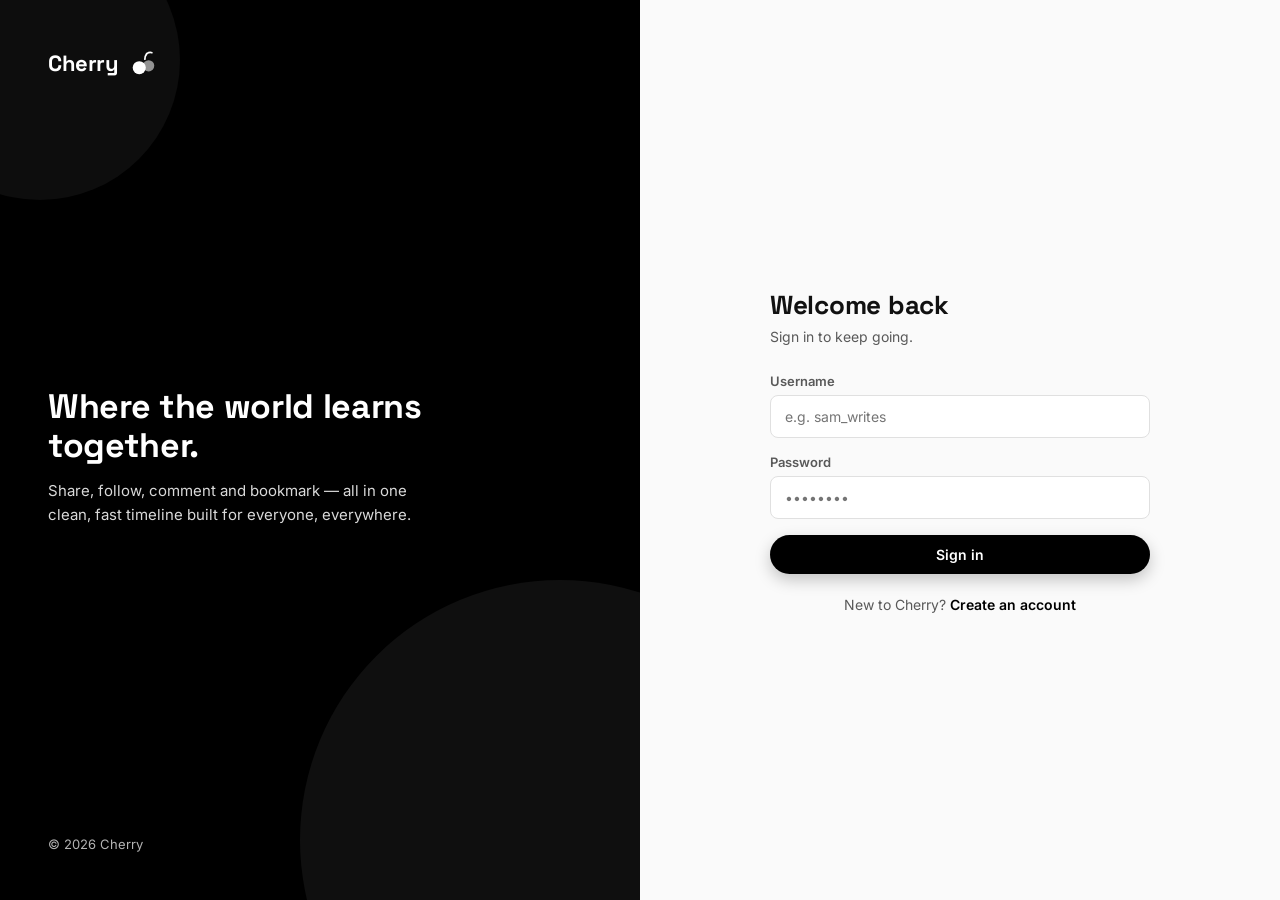
<file: index.html>
<!DOCTYPE html>
<html lang="en">
<head>
<meta charset="UTF-8">
<meta name="viewport" content="width=device-width, initial-scale=1.0">
<title>Sign in · Cherry</title>
<link rel="stylesheet" href="css/style.css">
</head>
<body>

<div class="auth-shell">
  <div class="auth-brand">
    <div class="logo">
      <span class="logo-word">Cherry</span>
      <svg viewBox="0 0 32 32" fill="none" xmlns="http://www.w3.org/2000/svg">
        <path d="M20 6c-1.5 2-2 4-2 6" stroke="white" stroke-width="1.8" stroke-linecap="round"/>
        <path d="M20 6c2-1.3 4-1.6 5.5-1" stroke="white" stroke-width="1.8" stroke-linecap="round"/>
        <circle cx="12" cy="21" r="7" fill="white"/>
        <circle cx="22" cy="19" r="6" fill="rgba(255,255,255,0.55)"/>
      </svg>
    </div>
    <div class="auth-brand-copy">
      <h1>Where the world learns together.</h1>
      <p>Share, follow, comment and bookmark — all in one clean, fast timeline built for everyone, everywhere.</p>
    </div>
    <div class="auth-brand-foot">© 2026 Cherry</div>
  </div>

  <div class="auth-form-wrap">
    <form class="auth-form" id="login-form" novalidate>
      <h2>Welcome back</h2>
      <span class="sub">Sign in to keep going.</span>

      <div class="field" id="f-username">
        <label for="username">Username</label>
        <input type="text" id="username" autocomplete="username" placeholder="e.g. sam_writes" required>
        <div class="field-error">Enter your username.</div>
      </div>

      <div class="field" id="f-password">
        <label for="password">Password</label>
        <input type="password" id="password" autocomplete="current-password" placeholder="••••••••" required>
        <div class="field-error">Enter your password.</div>
      </div>

      <button class="btn btn-primary btn-block" type="submit" id="login-btn">Sign in</button>

      <div class="auth-switch">New to Cherry? <a href="signup.html">Create an account</a></div>
    </form>
  </div>
</div>

<script src="js/api.js"></script>
<script src="js/ui.js"></script>
<script src="js/auth.js"></script>
<script>
  redirectIfAuthed();

  const params = new URLSearchParams(location.search);
  if (params.get('expired')) toastError('Your session expired. Please sign in again.');
  if (params.get('signedup')) toastSuccess('Account created — sign in to continue.');

  const form = document.getElementById('login-form');
  form.addEventListener('submit', async (e) => {
    e.preventDefault();
    const username = document.getElementById('username').value.trim();
    const password = document.getElementById('password').value;

    let ok = true;
    document.getElementById('f-username').classList.toggle('has-error', !username); if(!username) ok=false;
    document.getElementById('f-password').classList.toggle('has-error', !password); if(!password) ok=false;
    if (!ok) return;

    const btn = document.getElementById('login-btn');
    btn.disabled = true; btn.textContent = 'Signing in…';
    try{
      await doLogin(username, password);
      toastSuccess('Welcome back!');
      location.href = 'home.html';
    }catch(err){
      toastError(err.message || 'Could not sign in.');
      btn.disabled = false; btn.textContent = 'Sign in';
    }
  });
</script>
</body>
</html>
</file>
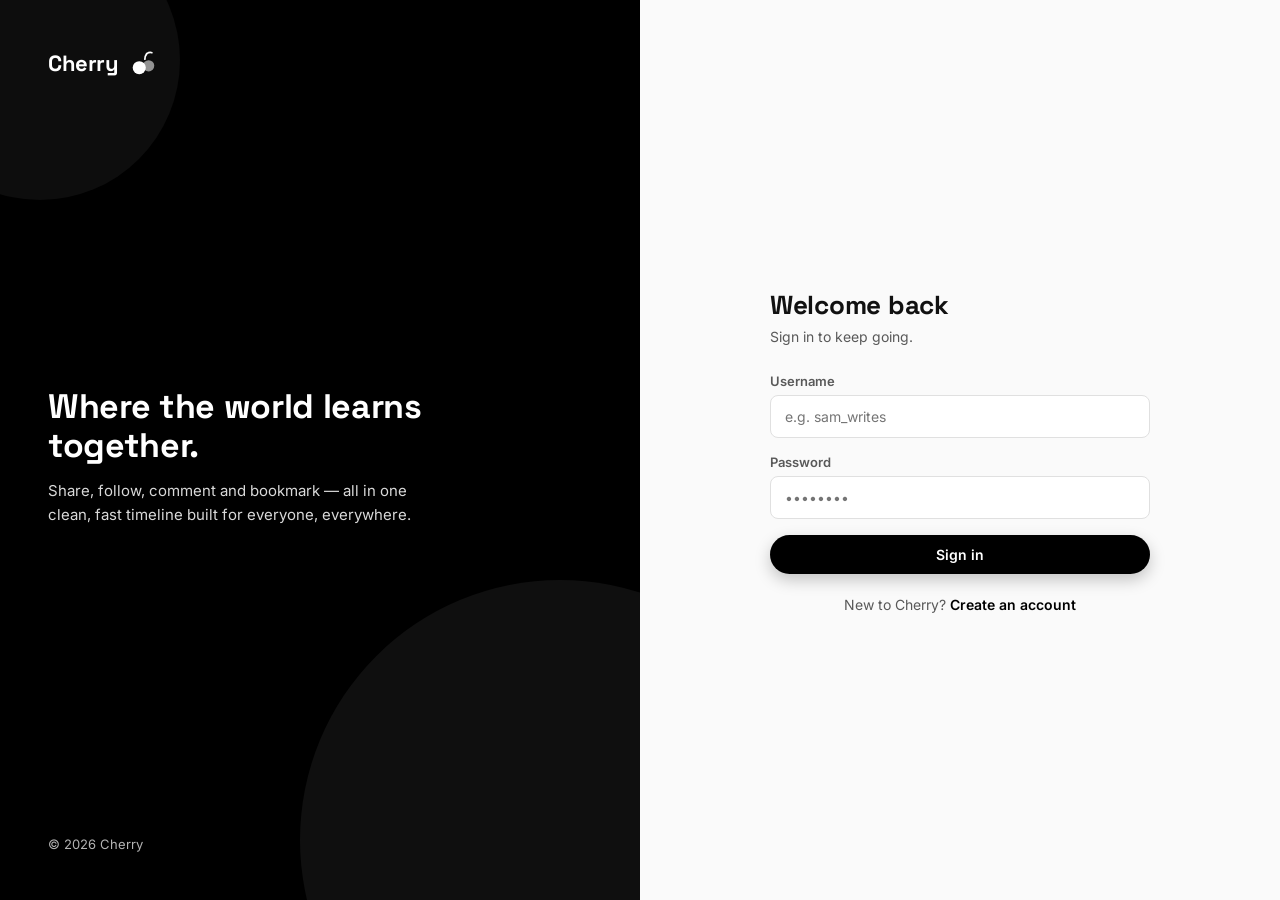
<file: admin.html>
<!DOCTYPE html>
<html lang="en">
<head>
<meta charset="UTF-8">
<meta name="viewport" content="width=device-width, initial-scale=1.0">
<title>Admin · Cherry</title>
<link rel="stylesheet" href="css/style.css">
</head>
<body data-page="admin">

<div class="app-shell">
  <div class="sidebar-overlay" id="sidebar-overlay"></div>
  <aside class="sidebar" id="sidebar"></aside>

  <div style="flex:1;display:flex;flex-direction:column;min-width:0;">
    <div class="topbar" id="topbar-root"></div>

    <main class="main main-wide">
      <div class="main-inner">
        <div class="page-head">
          <div>
            <h1>Admin</h1>
            <span class="sub">Manage users, insights and comments</span>
          </div>
          <span class="badge badge-blue">Admin tools</span>
        </div>

        <div class="card card-pad mt-2">
          <h3 style="font-size:15px;margin-bottom:4px;">Remove content by ID</h3>
          <p class="text-sm text-muted">The admin API removes a specific insight or comment directly by its ID.</p>
          <div style="display:flex; gap:24px; margin-top:16px; flex-wrap:wrap;">
            <form id="delete-post-form" style="display:flex; gap:8px;">
              <input type="text" id="delete-post-id" placeholder="Insight ID" style="width:140px;padding:10px 12px;border:1.5px solid var(--border);border-radius:var(--radius-sm);">
              <button class="btn btn-danger btn-sm" type="submit">Delete insight</button>
            </form>
            <form id="delete-comment-form" style="display:flex; gap:8px;">
              <input type="text" id="delete-comment-id" placeholder="Comment ID" style="width:140px;padding:10px 12px;border:1.5px solid var(--border);border-radius:var(--radius-sm);">
              <button class="btn btn-danger btn-sm" type="submit">Delete comment</button>
            </form>
          </div>
        </div>

        <div class="card mt-2">
          <div class="card-pad" style="padding-bottom:0;">
            <h3 style="font-size:15px;">Recent insights</h3>
            <p class="text-sm text-muted">Each row shows its ID directly — click Delete to remove it, no typing required.</p>
            <div class="search-box mt-1" style="max-width:280px;">
              <svg viewBox="0 0 24 24" fill="none" stroke="currentColor" stroke-width="2"><circle cx="11" cy="11" r="7"/><path d="m21 21-4.3-4.3"/></svg>
              <input type="text" id="admin-insight-search" placeholder="Filter insights…">
            </div>
          </div>
          <div id="admin-insights-list" class="card-pad" style="padding-top:8px;"></div>
        </div>

        <div class="card mt-2">
          <div class="card-pad" style="padding-bottom:0;">
            <h3 style="font-size:15px;">All comments</h3>
            <p class="text-sm text-muted">Every comment across every insight — click Delete to remove one.</p>
            <div class="search-box mt-1" style="max-width:280px;">
              <svg viewBox="0 0 24 24" fill="none" stroke="currentColor" stroke-width="2"><circle cx="11" cy="11" r="7"/><path d="m21 21-4.3-4.3"/></svg>
              <input type="text" id="admin-comment-search" placeholder="Filter comments…">
            </div>
          </div>
          <div id="admin-comments-list" class="card-pad" style="padding-top:8px;"></div>
        </div>

        <div class="card mt-2">
          <div class="card-pad" style="padding-bottom:0;">
            <h3 style="font-size:15px;">All users</h3>
            <div class="search-box mt-1" style="max-width:280px;">
              <svg viewBox="0 0 24 24" fill="none" stroke="currentColor" stroke-width="2"><circle cx="11" cy="11" r="7"/><path d="m21 21-4.3-4.3"/></svg>
              <input type="text" id="admin-user-search" placeholder="Filter users…">
            </div>
          </div>
          <div id="admin-users-list" class="card-pad" style="padding-top:8px;"></div>
        </div>
      </div>
    </main>
  </div>
</div>

<script src="js/api.js"></script>
<script src="js/ui.js"></script>
<script src="js/auth.js"></script>
<script src="js/app.js"></script>
<script src="js/globalsearch.js"></script>
<script src="js/userrow.js"></script>
<script src="js/admin.js"></script>
</body>
</html>
</file>
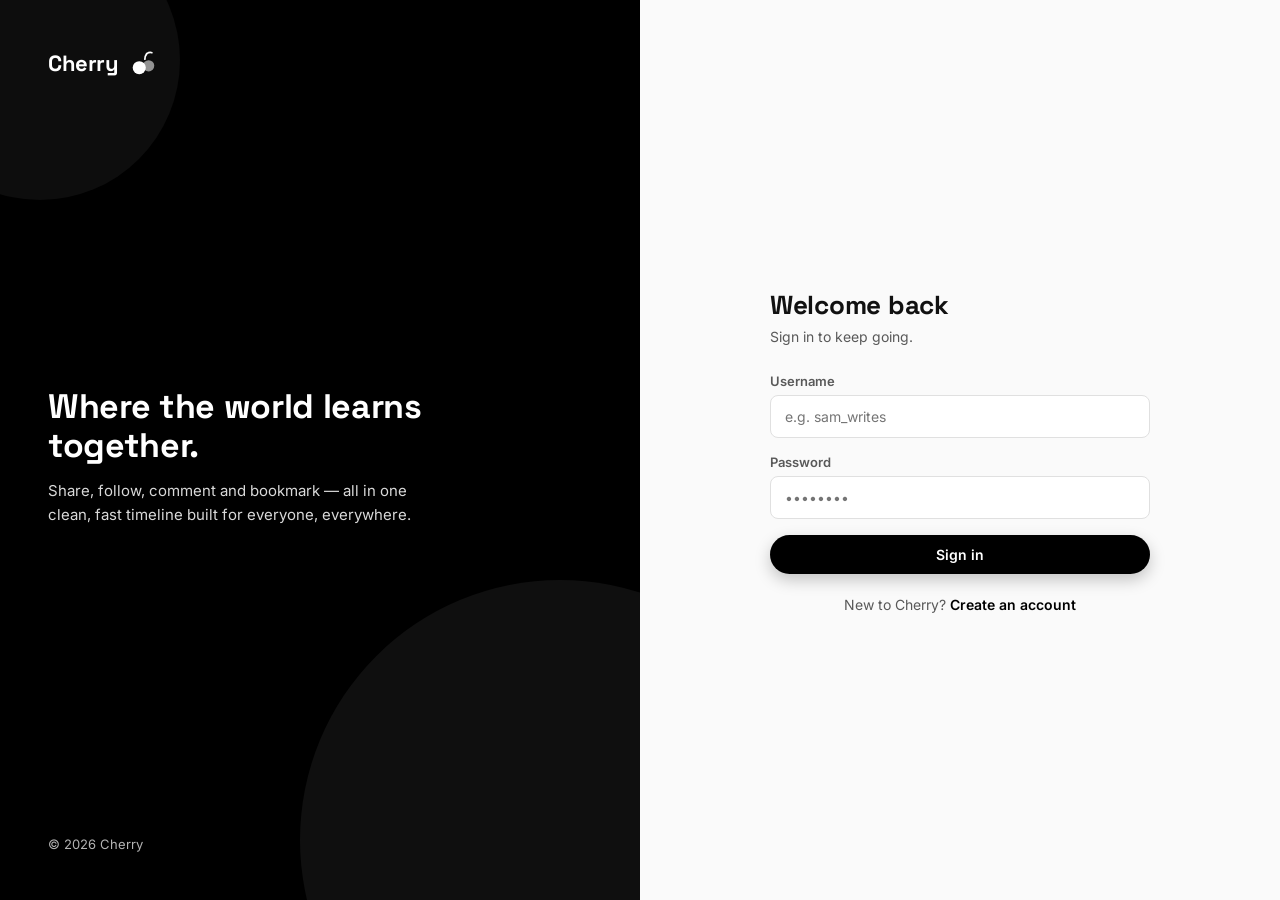
<file: bookmarks.html>
<!DOCTYPE html>
<html lang="en">
<head>
<meta charset="UTF-8">
<meta name="viewport" content="width=device-width, initial-scale=1.0">
<title>Bookmarks · Cherry</title>
<link rel="stylesheet" href="css/style.css">
</head>
<body data-page="bookmarks">

<div class="app-shell">
  <div class="sidebar-overlay" id="sidebar-overlay"></div>
  <aside class="sidebar" id="sidebar"></aside>

  <div style="flex:1;display:flex;flex-direction:column;min-width:0;">
    <div class="topbar" id="topbar-root"></div>

    <main class="main">
      <div class="main-inner">
        <div class="page-head">
          <div>
            <h1>Bookmarks</h1>
            <span class="sub">Insights you've saved for later</span>
          </div>
        </div>
        <div id="bookmarks-list"></div>
      </div>
    </main>
  </div>
</div>

<script src="js/api.js"></script>
<script src="js/ui.js"></script>
<script src="js/auth.js"></script>
<script src="js/app.js"></script>
<script src="js/globalsearch.js"></script>
<script src="js/postcard.js"></script>
<script src="js/bookmarks.js"></script>
</body>
</html>
</file>
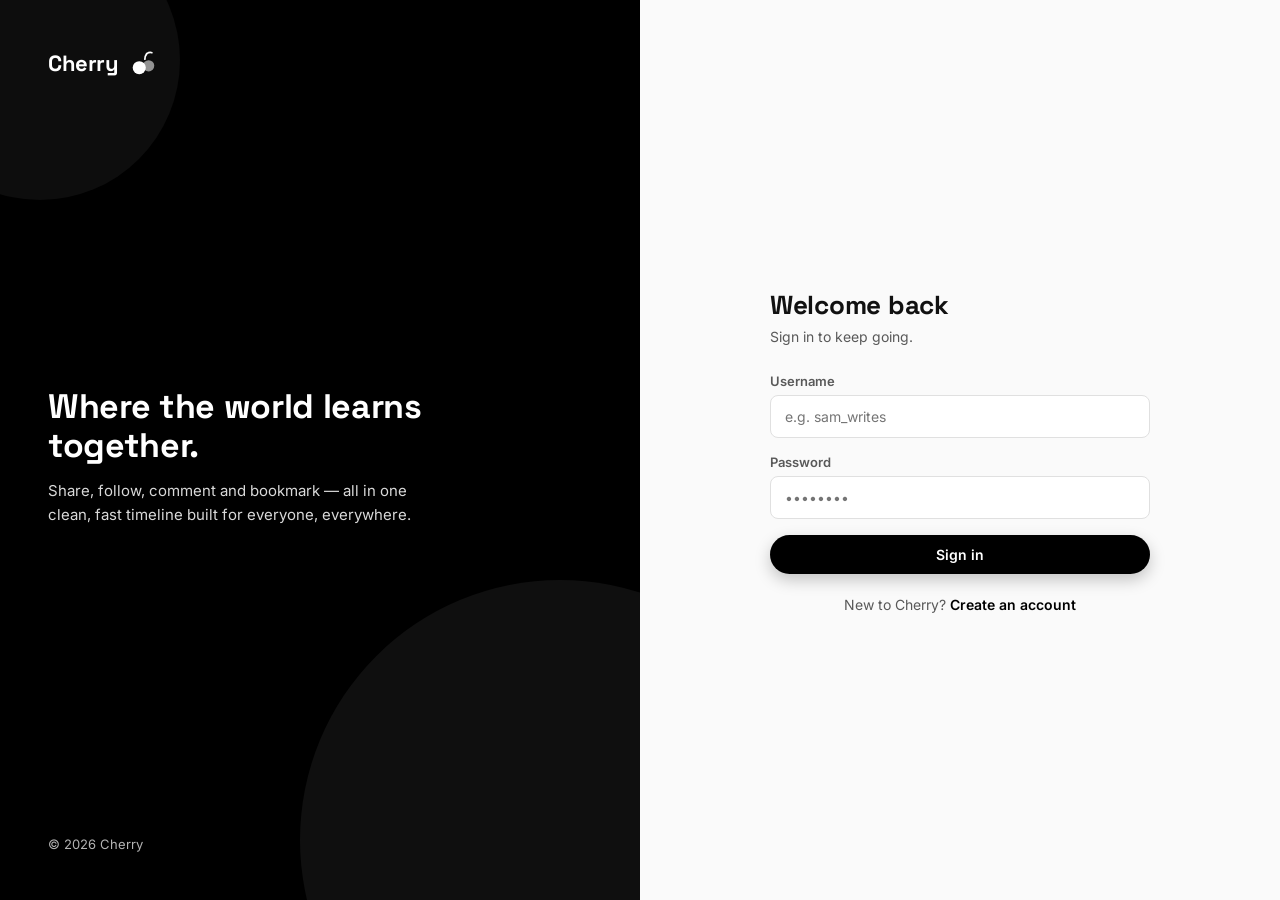
<file: connections.html>
<!DOCTYPE html>
<html lang="en">
<head>
<meta charset="UTF-8">
<meta name="viewport" content="width=device-width, initial-scale=1.0">
<title>Connections · Cherry</title>
<link rel="stylesheet" href="css/style.css">
</head>
<body data-page="profile">

<div class="app-shell">
  <div class="sidebar-overlay" id="sidebar-overlay"></div>
  <aside class="sidebar" id="sidebar"></aside>

  <div style="flex:1;display:flex;flex-direction:column;min-width:0;">
    <div class="topbar" id="topbar-root"></div>

    <main class="main">
      <div class="main-inner">
        <a href="javascript:history.back()" class="btn btn-ghost btn-sm" style="margin-bottom:14px;">
          <svg width="16" height="16" viewBox="0 0 24 24" fill="none" stroke="currentColor" stroke-width="2"><path d="m15 18-6-6 6-6"/></svg>
          Back
        </a>
        <div class="page-head">
          <div>
            <h1 id="connections-title">Followers</h1>
          </div>
        </div>
        <div class="tabs" id="connection-tabs">
          <div class="tab" data-type="followers">Followers</div>
          <div class="tab" data-type="following">Following</div>
        </div>
        <div class="card">
          <div id="connections-list"></div>
        </div>
      </div>
    </main>
  </div>
</div>

<script src="js/api.js"></script>
<script src="js/ui.js"></script>
<script src="js/auth.js"></script>
<script src="js/app.js"></script>
<script src="js/globalsearch.js"></script>
<script src="js/userrow.js"></script>
<script src="js/connections.js"></script>
</body>
</html>
</file>
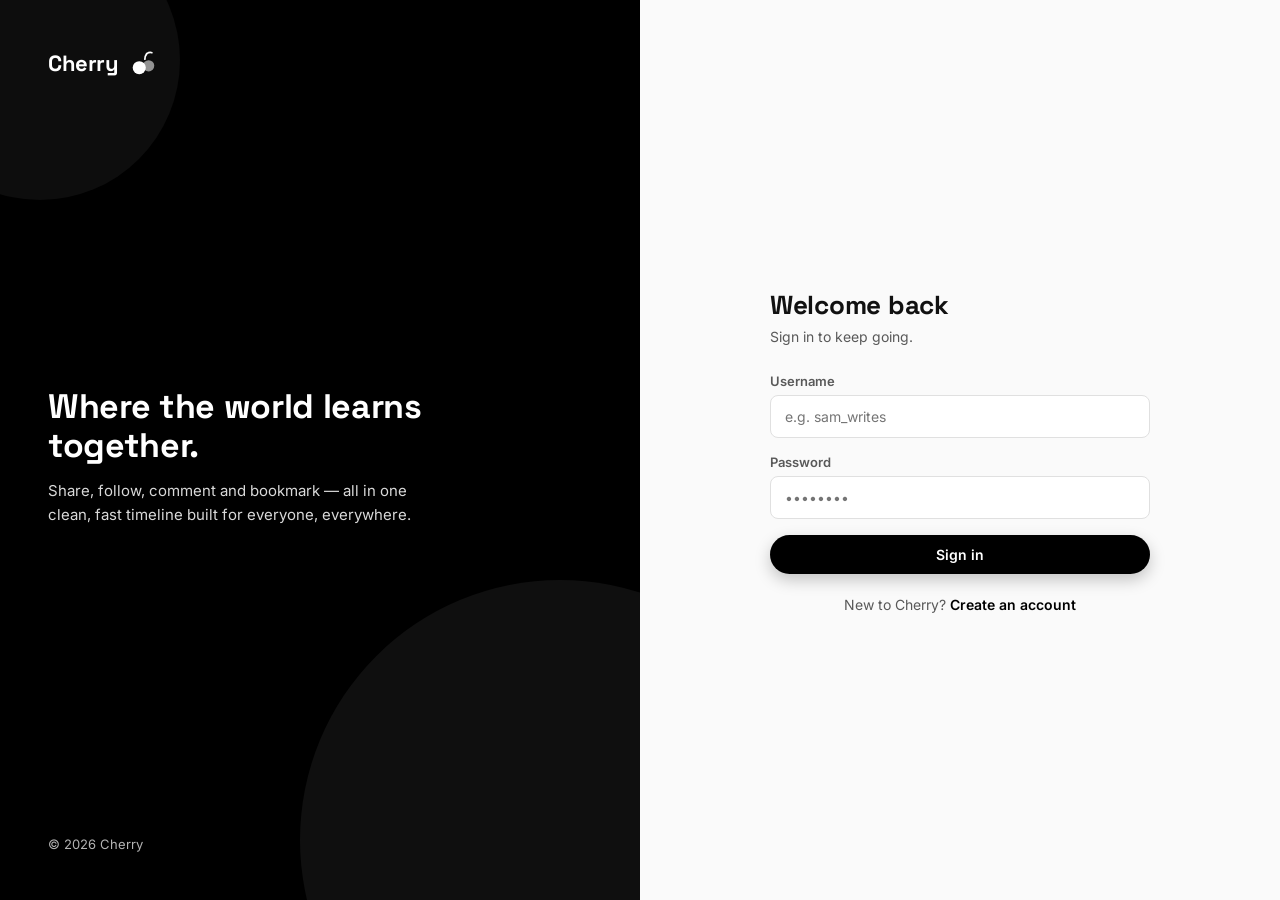
<file: home.html>
<!DOCTYPE html>
<html lang="en">
<head>
<meta charset="UTF-8">
<meta name="viewport" content="width=device-width, initial-scale=1.0">
<title>Home · Cherry</title>
<link rel="stylesheet" href="css/style.css">
</head>
<body data-page="home">

<div class="app-shell">
  <div class="sidebar-overlay" id="sidebar-overlay"></div>
  <aside class="sidebar" id="sidebar"></aside>

  <div style="flex:1;display:flex;flex-direction:column;min-width:0;">
    <div class="topbar" id="topbar-root"></div>

    <main class="main">
      <div class="main-inner">
        <div class="page-head">
          <div>
            <h1>Home</h1>
            <span class="sub">What's happening across the world</span>
          </div>
          <div class="search-box" style="width:220px;">
            <svg viewBox="0 0 24 24" fill="none" stroke="currentColor" stroke-width="2"><circle cx="11" cy="11" r="7"/><path d="m21 21-4.3-4.3"/></svg>
            <input type="text" id="feed-search" placeholder="Search insights…">
          </div>
        </div>

        <!-- Composer -->
        <form class="card composer" id="composer-form">
          <div class="composer-row">
            <div id="composer-avatar"></div>
            <textarea id="composer-content" placeholder="Share something with the world…" rows="2"></textarea>
          </div>
          <input type="text" id="composer-title" placeholder="Add a short title for your insight" style="border:none;outline:none;font-weight:700;font-size:14px;font-family:var(--font-body);width:100%;margin-top:8px;padding-left:56px;background:transparent;">
          <div class="composer-preview" id="composer-preview">
            <img id="composer-preview-img" src="" alt="Selected image">
            <button type="button" class="remove-img" id="composer-remove-img">&times;</button>
          </div>
          <div class="composer-foot">
            <div class="composer-actions">
              <label class="icon-btn" for="composer-image" title="Add image">
                <svg viewBox="0 0 24 24" fill="none" stroke="currentColor" stroke-width="1.8"><rect x="3" y="3" width="18" height="18" rx="3"/><circle cx="8.5" cy="8.5" r="1.8"/><path d="m21 15-5-5L5 21"/></svg>
              </label>
              <input type="file" id="composer-image" accept="image/*" style="display:none;">
            </div>
            <button type="submit" class="btn btn-primary btn-sm" id="composer-submit">Share Insight</button>
          </div>
        </form>

        <div class="tabs" id="feed-tabs">
          <div class="tab active" data-feed="home">For you</div>
          <div class="tab" data-feed="latest">Latest</div>
          <div class="tab" data-feed="trending">Trending</div>
          <div class="tab" data-feed="all">All insights</div>
        </div>

        <div id="feed-list"></div>
      </div>
    </main>
  </div>
</div>

<script src="js/api.js"></script>
<script src="js/ui.js"></script>
<script src="js/auth.js"></script>
<script src="js/app.js"></script>
<script src="js/globalsearch.js"></script>
<script src="js/postcard.js"></script>
<script src="js/home.js"></script>
</body>
</html>
</file>
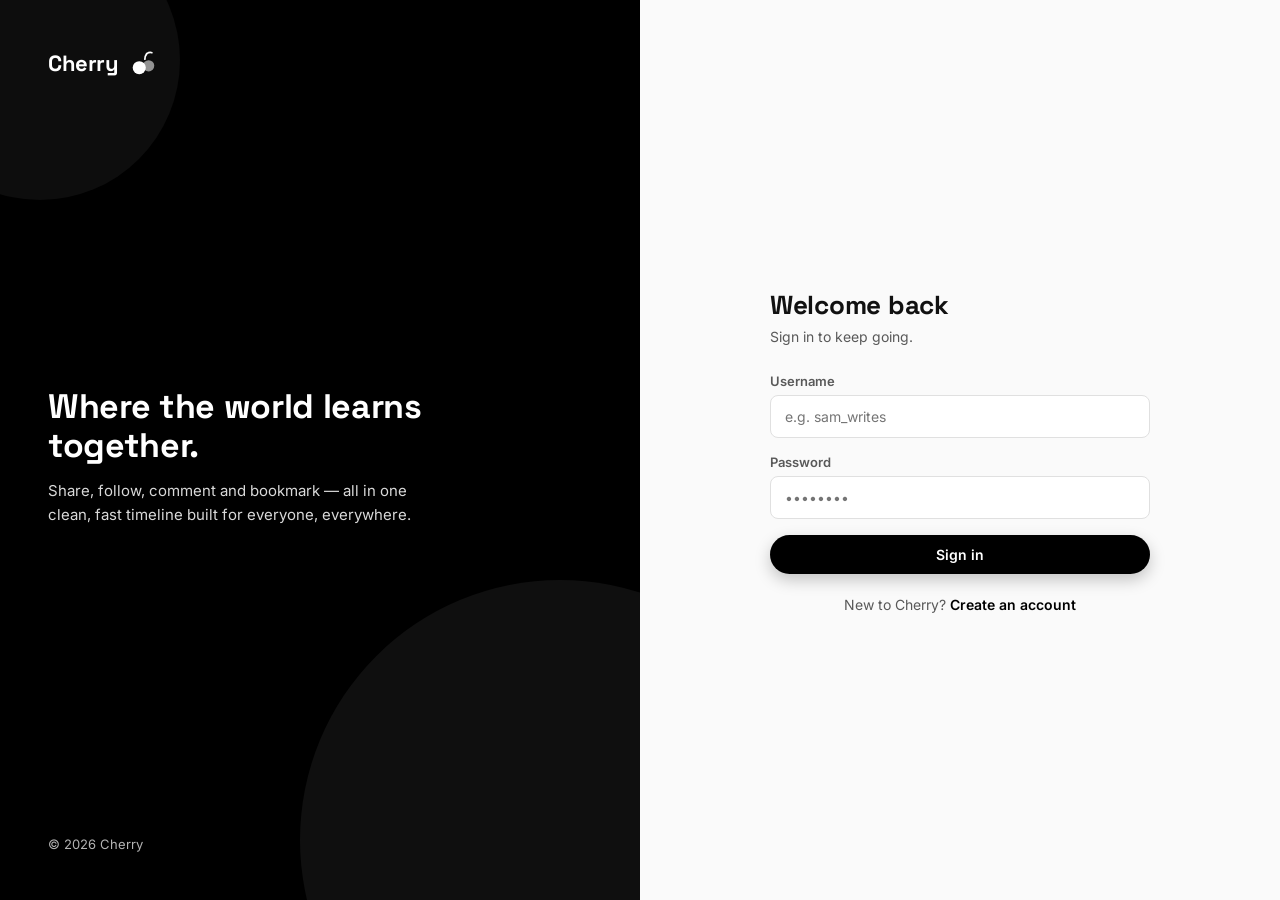
<file: message.html>
<!DOCTYPE html>
<html lang="en">
<head>
<meta charset="UTF-8">
<meta name="viewport" content="width=device-width, initial-scale=1.0">
<title>Message · Cherry</title>
<link rel="stylesheet" href="css/style.css">
</head>
<body data-page="message">

<div class="app-shell">
  <div class="sidebar-overlay" id="sidebar-overlay"></div>
  <aside class="sidebar" id="sidebar"></aside>

  <div style="flex:1;display:flex;flex-direction:column;min-width:0;">
    <div class="topbar" id="topbar-root"></div>

    <main class="main">
      <div class="main-inner" style="max-width:640px;">
        <a href="messages.html" class="btn btn-ghost btn-sm" style="margin-bottom:14px;display:inline-flex;">&lsaquo; Back to messages</a>

        <div class="card" style="padding:0;overflow:hidden;display:flex;flex-direction:column;height:70vh;">
          <div id="message-thread-header" style="padding:14px 18px;border-bottom:1px solid var(--border);display:flex;align-items:center;gap:10px;"></div>

          <div id="message-thread" style="flex:1;overflow-y:auto;padding:16px 18px;display:flex;flex-direction:column;gap:10px;"></div>

          <form id="message-form" style="display:flex;gap:8px;padding:14px 18px;border-top:1px solid var(--border);align-items:flex-start;">
            <div class="field" style="flex:1;margin-bottom:0;">
              <input type="text" id="message-input" placeholder="Write a message…" autocomplete="off">
            </div>
            <button type="submit" class="btn btn-primary btn-sm" id="message-send-btn">Send</button>
          </form>
        </div>
      </div>
    </main>
  </div>
</div>

<script src="js/api.js"></script>
<script src="js/ui.js"></script>
<script src="js/auth.js"></script>
<script src="js/app.js"></script>
<script src="js/globalsearch.js"></script>
<script src="js/message.js"></script>
</body>
</html>
</file>
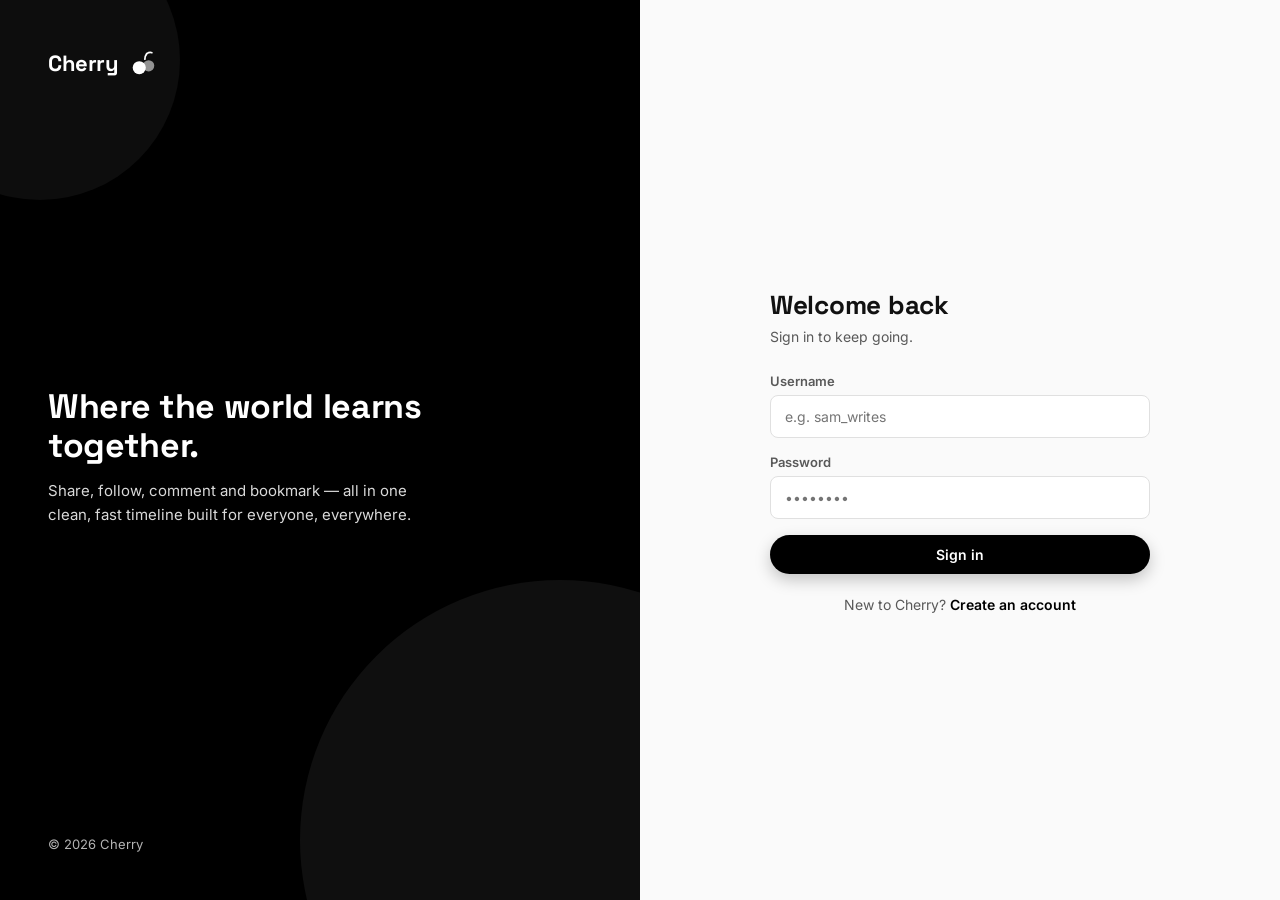
<file: messages.html>
<!DOCTYPE html>
<html lang="en">
<head>
<meta charset="UTF-8">
<meta name="viewport" content="width=device-width, initial-scale=1.0">
<title>Messages · Cherry</title>
<link rel="stylesheet" href="css/style.css">
</head>
<body data-page="messages">

<div class="app-shell">
  <div class="sidebar-overlay" id="sidebar-overlay"></div>
  <aside class="sidebar" id="sidebar"></aside>

  <div style="flex:1;display:flex;flex-direction:column;min-width:0;">
    <div class="topbar" id="topbar-root"></div>

    <main class="main">
      <div class="main-inner">
        <div class="page-head">
          <div>
            <h1>Messages</h1>
            <span class="sub">Direct conversations with anyone on Cherry</span>
          </div>
        </div>
        <div id="conversations-list"></div>
      </div>
    </main>
  </div>
</div>

<script src="js/api.js"></script>
<script src="js/ui.js"></script>
<script src="js/auth.js"></script>
<script src="js/app.js"></script>
<script src="js/globalsearch.js"></script>
<script src="js/messages.js"></script>
</body>
</html>
</file>
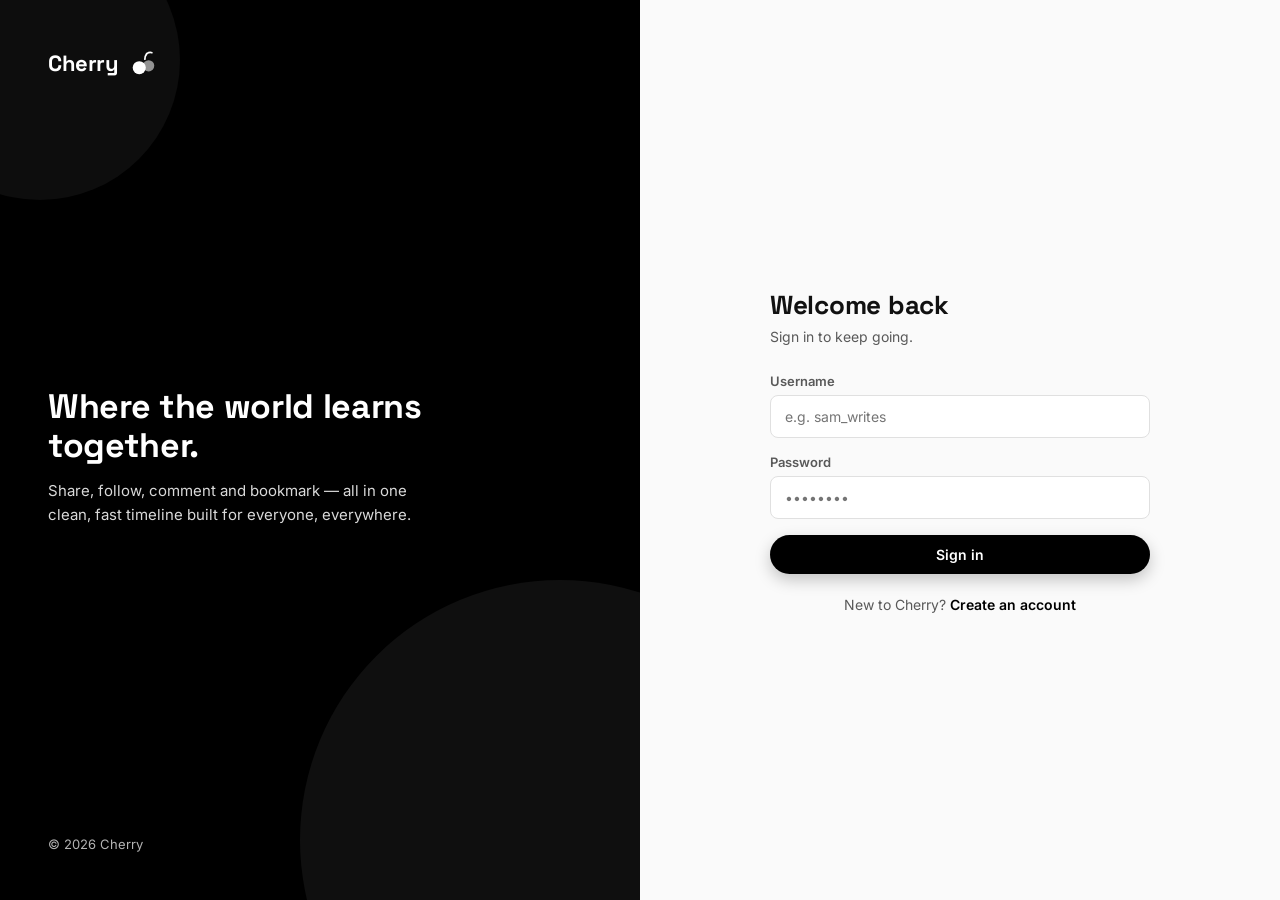
<file: notifications.html>
<!DOCTYPE html>
<html lang="en">
<head>
<meta charset="UTF-8">
<meta name="viewport" content="width=device-width, initial-scale=1.0">
<title>Notifications · Cherry</title>
<link rel="stylesheet" href="css/style.css">
</head>
<body data-page="notifications">

<div class="app-shell">
  <div class="sidebar-overlay" id="sidebar-overlay"></div>
  <aside class="sidebar" id="sidebar"></aside>

  <div style="flex:1;display:flex;flex-direction:column;min-width:0;">
    <div class="topbar" id="topbar-root"></div>

    <main class="main">
      <div class="main-inner">
        <div class="page-head">
          <div>
            <h1>Notifications</h1>
            <span class="sub">Votes, comments and follows, all in one place</span>
          </div>
        </div>
        <div class="card">
          <div id="notifications-list"></div>
        </div>
      </div>
    </main>
  </div>
</div>

<script src="js/api.js"></script>
<script src="js/ui.js"></script>
<script src="js/auth.js"></script>
<script src="js/app.js"></script>
<script src="js/globalsearch.js"></script>
<script src="js/notifications.js"></script>
</body>
</html>
</file>
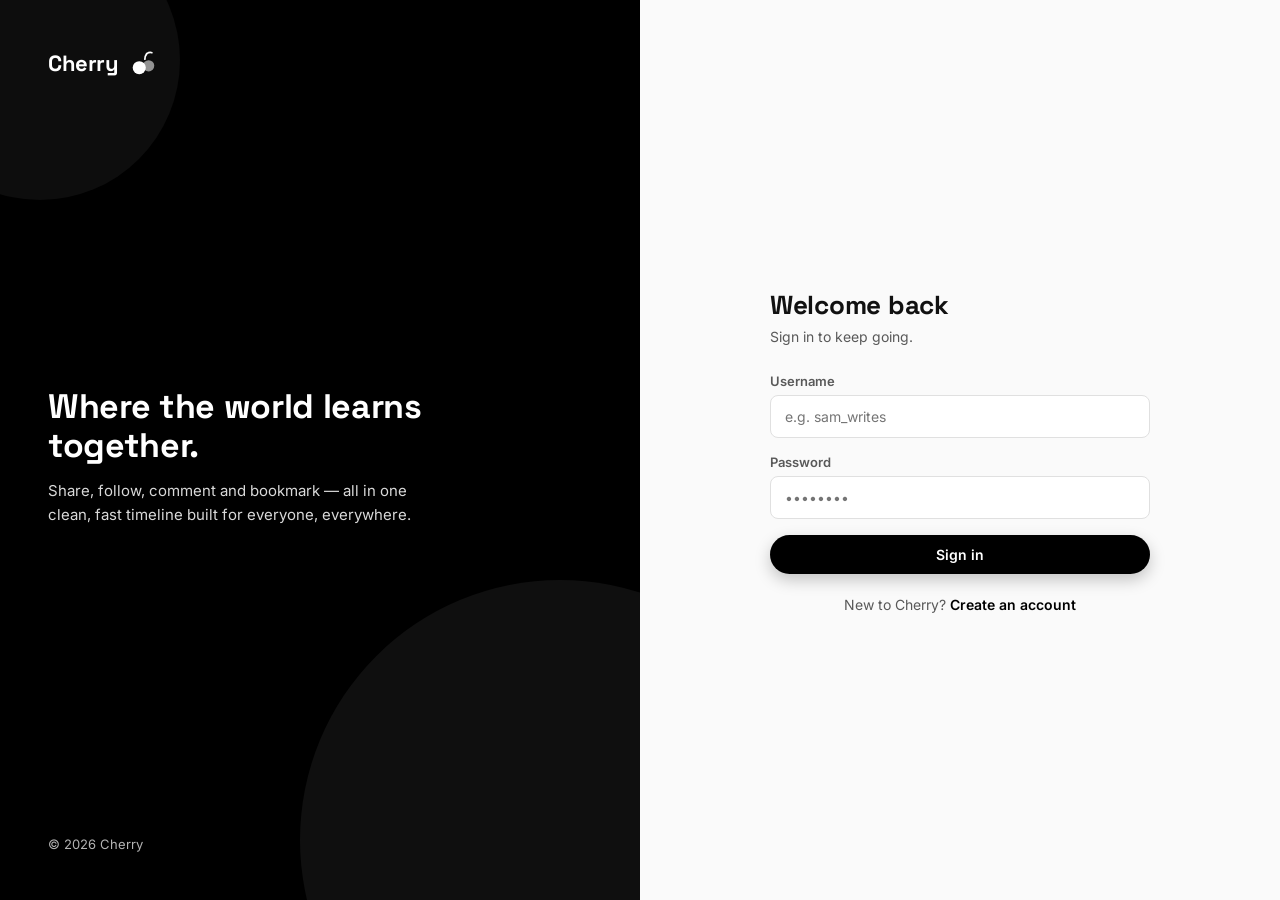
<file: post.html>
<!DOCTYPE html>
<html lang="en">
<head>
<meta charset="UTF-8">
<meta name="viewport" content="width=device-width, initial-scale=1.0">
<title>Insight · Cherry</title>
<link rel="stylesheet" href="css/style.css">
</head>
<body data-page="home">

<div class="app-shell">
  <div class="sidebar-overlay" id="sidebar-overlay"></div>
  <aside class="sidebar" id="sidebar"></aside>

  <div style="flex:1;display:flex;flex-direction:column;min-width:0;">
    <div class="topbar" id="topbar-root"></div>

    <main class="main">
      <div class="main-inner">
        <a href="javascript:history.back()" class="btn btn-ghost btn-sm" style="margin-bottom:14px;">
          <svg width="16" height="16" viewBox="0 0 24 24" fill="none" stroke="currentColor" stroke-width="2"><path d="m15 18-6-6 6-6"/></svg>
          Back
        </a>

        <div id="post-wrap"><div class="spinner-wrap"><div class="spinner"></div></div></div>

        <div class="card card-pad" style="margin-top:18px;">
          <h3 style="font-size:15px;margin-bottom:14px;">Comments</h3>
          <form id="comment-form" style="display:flex; gap:10px; margin-bottom:6px;">
            <div id="comment-avatar"></div>
            <input type="text" id="comment-input" placeholder="Write a comment…" style="flex:1;border:1.5px solid var(--border);border-radius:999px;padding:10px 16px;font-size:14px;font-family:var(--font-body);">
            <button class="btn btn-primary btn-sm" type="submit">Reply</button>
          </form>
          <div class="divider"></div>
          <div id="comments-list"></div>
        </div>
      </div>
    </main>
  </div>
</div>

<script src="js/api.js"></script>
<script src="js/ui.js"></script>
<script src="js/auth.js"></script>
<script src="js/app.js"></script>
<script src="js/globalsearch.js"></script>
<script src="js/postcard.js"></script>
<script src="js/post.js"></script>
</body>
</html>
</file>
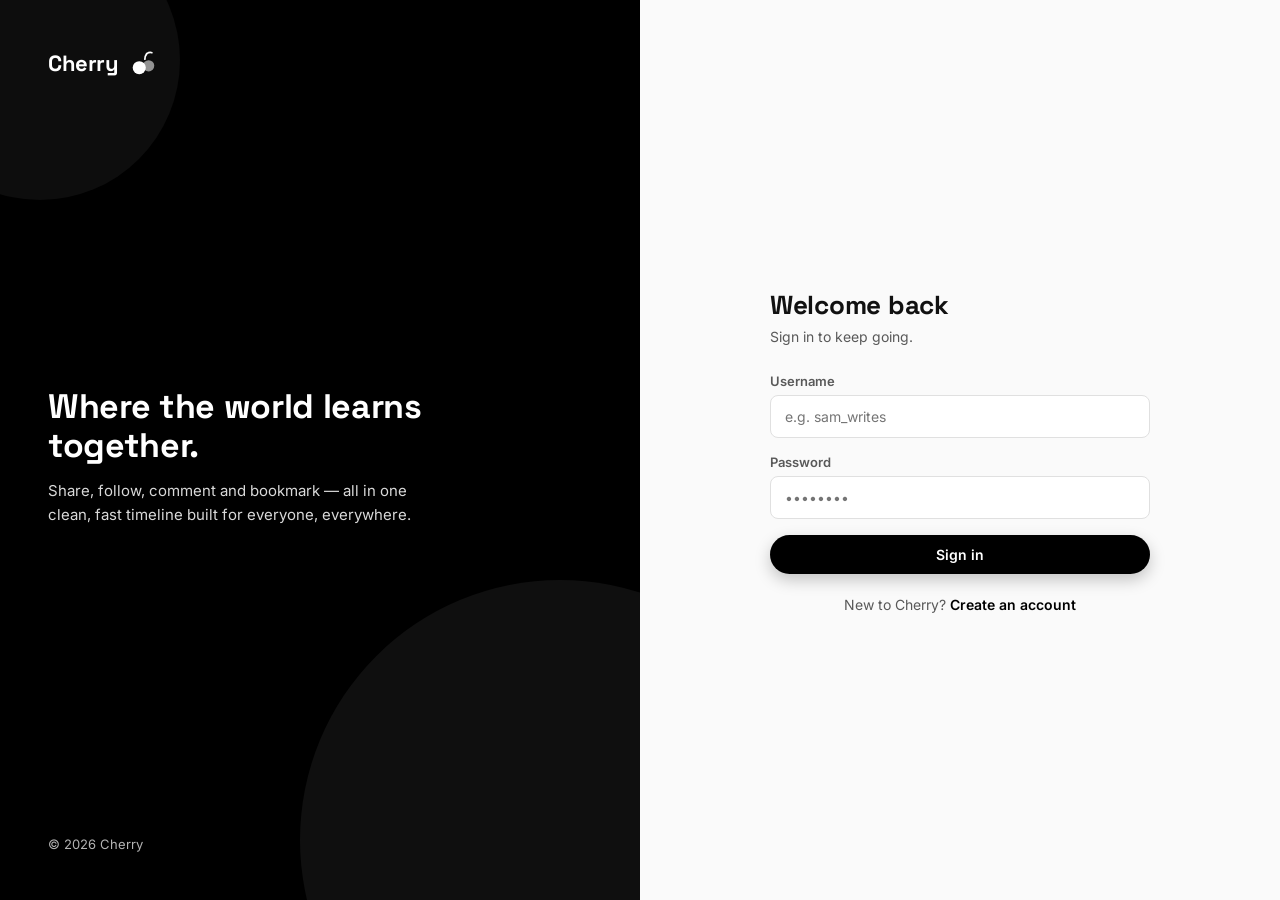
<file: profile.html>
<!DOCTYPE html>
<html lang="en">
<head>
<meta charset="UTF-8">
<meta name="viewport" content="width=device-width, initial-scale=1.0">
<title>Profile · Cherry</title>
<link rel="stylesheet" href="css/style.css">
</head>
<body data-page="profile">

<div class="app-shell">
  <div class="sidebar-overlay" id="sidebar-overlay"></div>
  <aside class="sidebar" id="sidebar"></aside>

  <div style="flex:1;display:flex;flex-direction:column;min-width:0;">
    <div class="topbar" id="topbar-root"></div>

    <main class="main">
      <div class="main-inner">
        <div id="profile-wrap"><div class="spinner-wrap"><div class="spinner"></div></div></div>

        <div class="tabs" style="margin-top:22px;">
          <div class="tab active">Insights</div>
        </div>
        <div id="profile-posts"></div>
      </div>
    </main>
  </div>
</div>

<input type="file" id="picture-input" accept="image/*" style="display:none;">

<script src="js/api.js"></script>
<script src="js/ui.js"></script>
<script src="js/auth.js"></script>
<script src="js/app.js"></script>
<script src="js/globalsearch.js"></script>
<script src="js/postcard.js"></script>
<script src="js/profile.js"></script>
</body>
</html>
</file>
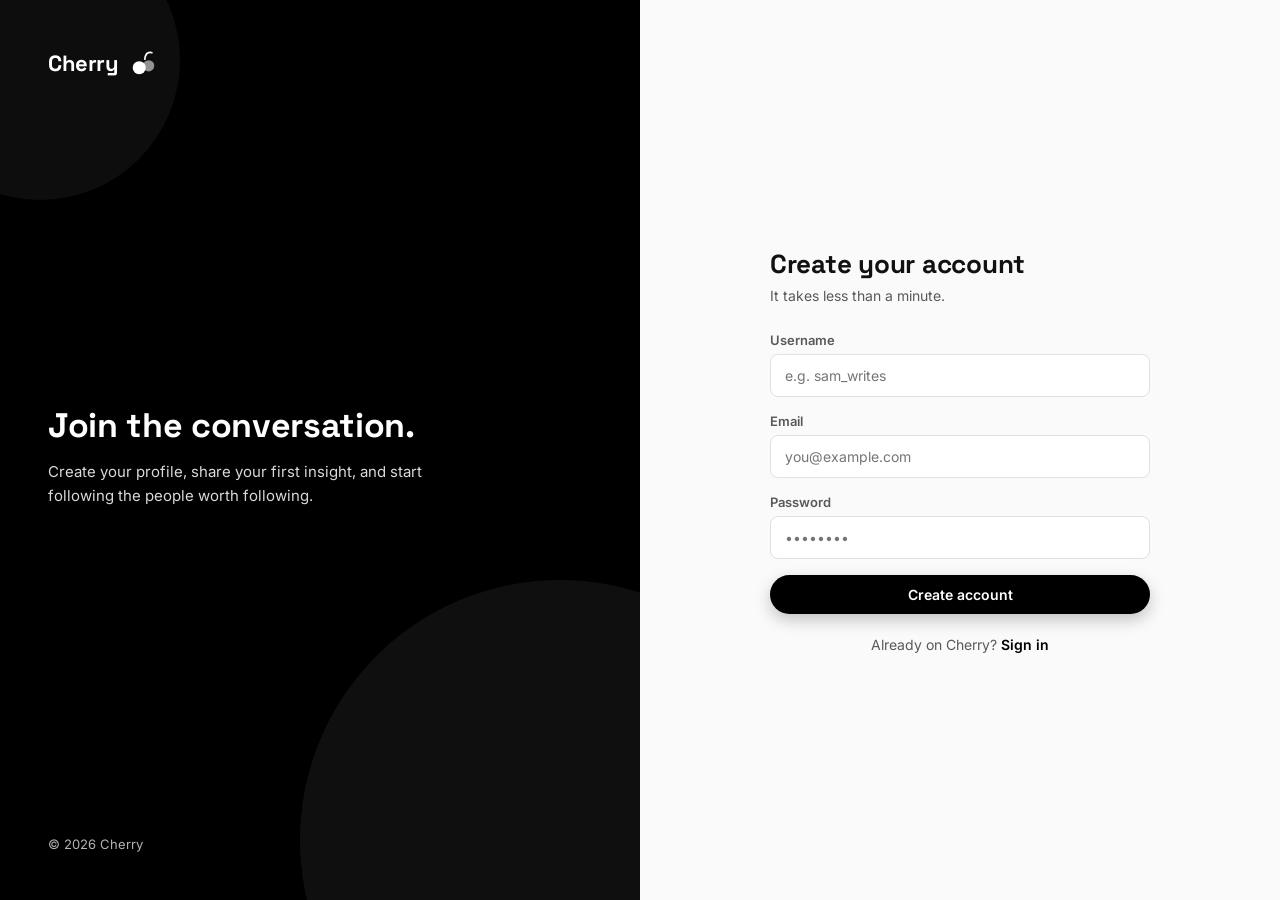
<file: signup.html>
<!DOCTYPE html>
<html lang="en">
<head>
<meta charset="UTF-8">
<meta name="viewport" content="width=device-width, initial-scale=1.0">
<title>Create account · Cherry</title>
<link rel="stylesheet" href="css/style.css">
</head>
<body>

<div class="auth-shell">
  <div class="auth-brand">
    <div class="logo">
      <span class="logo-word">Cherry</span>
      <svg viewBox="0 0 32 32" fill="none" xmlns="http://www.w3.org/2000/svg">
        <path d="M20 6c-1.5 2-2 4-2 6" stroke="white" stroke-width="1.8" stroke-linecap="round"/>
        <path d="M20 6c2-1.3 4-1.6 5.5-1" stroke="white" stroke-width="1.8" stroke-linecap="round"/>
        <circle cx="12" cy="21" r="7" fill="white"/>
        <circle cx="22" cy="19" r="6" fill="rgba(255,255,255,0.55)"/>
      </svg>
    </div>
    <div class="auth-brand-copy">
      <h1>Join the conversation.</h1>
      <p>Create your profile, share your first insight, and start following the people worth following.</p>
    </div>
    <div class="auth-brand-foot">© 2026 Cherry</div>
  </div>

  <div class="auth-form-wrap">
    <form class="auth-form" id="signup-form" novalidate>
      <h2>Create your account</h2>
      <span class="sub">It takes less than a minute.</span>

      <div class="field" id="f-username">
        <label for="username">Username</label>
        <input type="text" id="username" autocomplete="username" placeholder="e.g. sam_writes" required>
        <div class="field-error">Username cannot be empty.</div>
      </div>

      <div class="field" id="f-email">
        <label for="email">Email</label>
        <input type="email" id="email" autocomplete="email" placeholder="you@example.com" required>
        <div class="field-error">Enter a valid email.</div>
      </div>

      <div class="field" id="f-password">
        <label for="password">Password</label>
        <input type="password" id="password" autocomplete="new-password" placeholder="••••••••" required>
        <div class="field-error">Password cannot be empty.</div>
      </div>

      <button class="btn btn-primary btn-block" type="submit" id="signup-btn">Create account</button>

      <div class="auth-switch">Already on Cherry? <a href="index.html">Sign in</a></div>
    </form>
  </div>
</div>

<script src="js/api.js"></script>
<script src="js/ui.js"></script>
<script src="js/auth.js"></script>
<script>
  redirectIfAuthed();

  const form = document.getElementById('signup-form');
  form.addEventListener('submit', async (e) => {
    e.preventDefault();
    const username = document.getElementById('username').value.trim();
    const email = document.getElementById('email').value.trim();
    const password = document.getElementById('password').value;

    let ok = true;
    const emailValid = /^[^\s@]+@[^\s@]+\.[^\s@]+$/.test(email);
    document.getElementById('f-username').classList.toggle('has-error', !username); if(!username) ok=false;
    document.getElementById('f-email').classList.toggle('has-error', !emailValid); if(!emailValid) ok=false;
    document.getElementById('f-password').classList.toggle('has-error', !password); if(!password) ok=false;
    if (!ok) return;

    const btn = document.getElementById('signup-btn');
    btn.disabled = true; btn.textContent = 'Creating account…';
    try{
      await doSignup({ username, email, password });
      location.href = 'index.html?signedup=1';
    }catch(err){
      toastError(err.message || 'Could not create your account.');
      btn.disabled = false; btn.textContent = 'Create account';
    }
  });
</script>
</body>
</html>
</file>
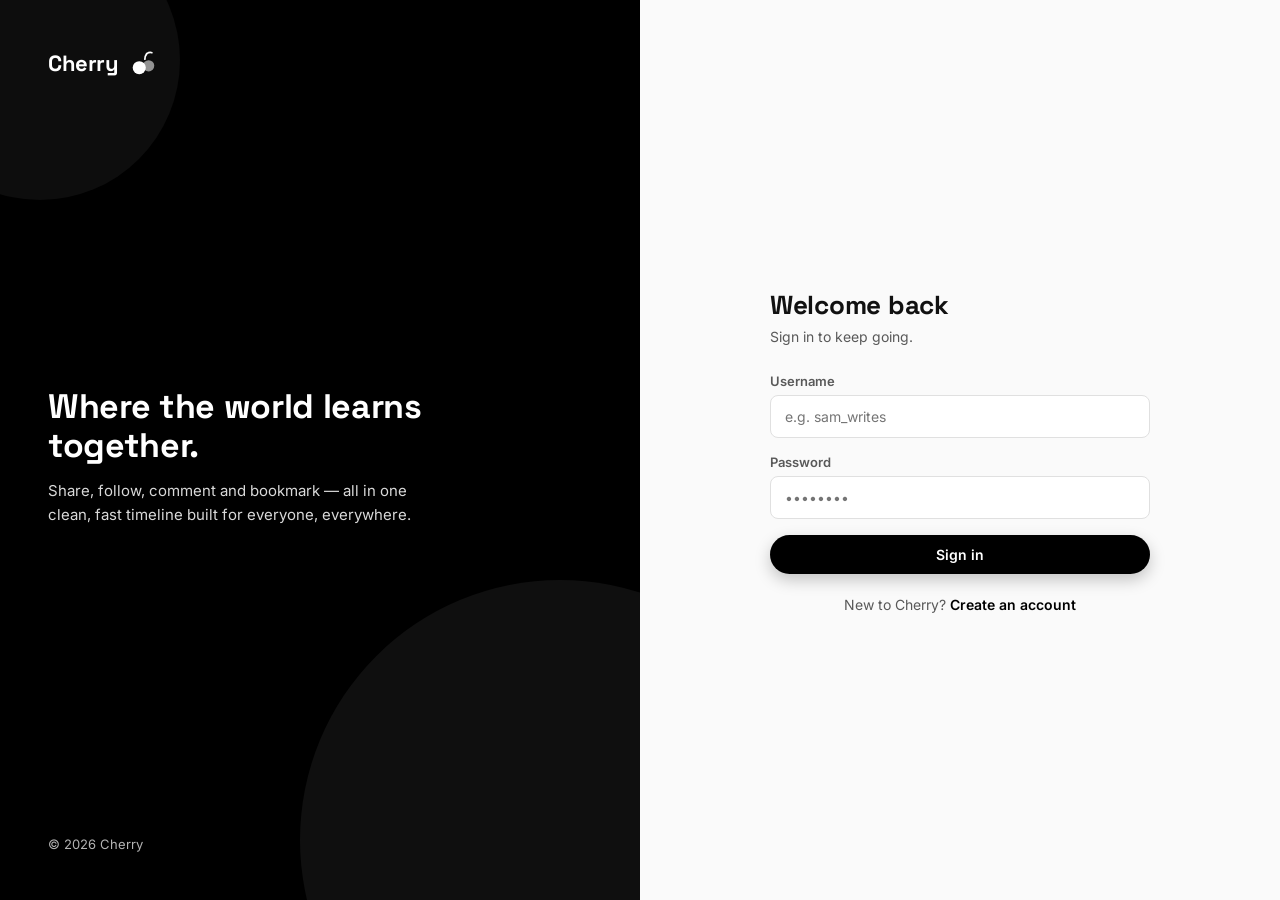
<file: users.html>
<!DOCTYPE html>
<html lang="en">
<head>
<meta charset="UTF-8">
<meta name="viewport" content="width=device-width, initial-scale=1.0">
<title>Explore · Cherry</title>
<link rel="stylesheet" href="css/style.css">
</head>
<body data-page="users">

<div class="app-shell">
  <div class="sidebar-overlay" id="sidebar-overlay"></div>
  <aside class="sidebar" id="sidebar"></aside>

  <div style="flex:1;display:flex;flex-direction:column;min-width:0;">
    <div class="topbar" id="topbar-root"></div>

    <main class="main">
      <div class="main-inner">
        <div class="page-head">
          <div>
            <h1>Explore</h1>
            <span class="sub">Find people to follow</span>
          </div>
        </div>

        <div class="search-box mt-0" style="margin-bottom:18px;">
          <svg viewBox="0 0 24 24" fill="none" stroke="currentColor" stroke-width="2"><circle cx="11" cy="11" r="7"/><path d="m21 21-4.3-4.3"/></svg>
          <input type="text" id="user-search" placeholder="Search by username…">
        </div>

        <div class="card">
          <div id="users-list"></div>
        </div>
      </div>
    </main>
  </div>
</div>

<script src="js/api.js"></script>
<script src="js/ui.js"></script>
<script src="js/auth.js"></script>
<script src="js/app.js"></script>
<script src="js/globalsearch.js"></script>
<script src="js/userrow.js"></script>
<script src="js/users.js"></script>
</body>
</html>
</file>
<file: css/style.css>
/* ==========================================================================
   Cherry — Design tokens
   ========================================================================== */
@import url('https://fonts.googleapis.com/css2?family=Space+Grotesk:wght@500;600;700&family=Inter:wght@400;500;600;700&display=swap');

:root{
  --ink:        #111111;
  --blue:       #000000;
  --blue-dark:  #000000;
  --blue-light: #4D4D4D;
  --tint-1:     #F0F0F0;
  --tint-2:     #FAFAFA;
  --white:      #FFFFFF;
  --slate:      #595959;
  --slate-light:#8C8C8C;
  --border:     #E0E0E0;
  --success:    #1A1A1A;
  --success-tint:#F0F0F0;
  --danger:     #000000;
  --danger-tint:#F0F0F0;
  --warn:       #333333;
  --warn-tint:  #F0F0F0;

  --radius-lg: 16px;
  --radius:    12px;
  --radius-sm: 8px;
  --shadow-sm: 0 1px 2px rgba(0,0,0,0.05);
  --shadow:    0 8px 24px rgba(0,0,0,0.08);
  --shadow-lg: 0 16px 40px rgba(0,0,0,0.14);

  --font-display: 'Space Grotesk', 'Segoe UI', sans-serif;
  --font-body:    'Inter', 'Segoe UI', sans-serif;

  --sidebar-w: 248px;
}

*,*::before,*::after{ box-sizing:border-box; }
html,body{ height:100%; }
body{
  margin:0;
  font-family:var(--font-body);
  color:var(--ink);
  background:var(--tint-2);
  -webkit-font-smoothing:antialiased;
}
h1,h2,h3,h4{ font-family:var(--font-display); margin:0; letter-spacing:-0.01em; }
p{ margin:0; }
a{ color:inherit; text-decoration:none; }
button{ font-family:inherit; }
img{ max-width:100%; display:block; }
:focus-visible{ outline:2px solid var(--blue); outline-offset:2px; }

/* ==========================================================================
   Logo
   ========================================================================== */
.logo{ display:flex; align-items:center; gap:10px; }
.logo svg{ width:30px; height:30px; flex-shrink:0; }
.logo-word{ font-family:var(--font-display); font-weight:700; font-size:20px; letter-spacing:-0.02em; }

/* ==========================================================================
   Buttons
   ========================================================================== */
.btn{
  display:inline-flex; align-items:center; justify-content:center; gap:8px;
  font-family:var(--font-body); font-weight:600; font-size:14px;
  padding:10px 18px; border-radius:999px; border:1px solid transparent;
  cursor:pointer; transition:transform .12s ease, background .15s ease, box-shadow .15s ease, border-color .15s ease;
  white-space:nowrap;
}
.btn:active{ transform:scale(0.97); }
.btn-primary{ background:var(--blue); color:var(--white); box-shadow:0 6px 16px rgba(0,0,0,0.22); }
.btn-primary:hover{ background:var(--blue-dark); }
.btn-secondary{ background:var(--white); color:var(--blue); border-color:var(--border); }
.btn-secondary:hover{ border-color:var(--blue); }
.btn-ghost{ background:transparent; color:var(--slate); }
.btn-ghost:hover{ background:var(--tint-1); color:var(--ink); }
.btn-danger{ background:var(--white); color:var(--danger); border-color:var(--border); }
.btn-danger:hover{ background:var(--danger-tint); }
.btn-danger-solid{ background:var(--danger); color:var(--white); }
.btn-danger-solid:hover{ background:#333333; }
.btn-sm{ padding:7px 14px; font-size:13px; }
.btn-block{ width:100%; }
.btn:disabled{ opacity:.55; cursor:not-allowed; }
.btn-icon{ width:38px; height:38px; padding:0; border-radius:50%; }

/* ==========================================================================
   Forms
   ========================================================================== */
.field{ margin-bottom:16px; }
.field label{ display:block; font-size:13px; font-weight:600; color:var(--slate); margin-bottom:6px; }
.field input[type=text],
.field input[type=email],
.field input[type=password],
.field input[type=search],
.field textarea,
.field select{
  width:100%; padding:12px 14px; border-radius:var(--radius-sm);
  border:1.5px solid var(--border); background:var(--white);
  font-size:14px; color:var(--ink); font-family:var(--font-body);
  transition:border-color .15s ease, box-shadow .15s ease;
}
.field textarea{ resize:vertical; min-height:90px; }
.field input:focus, .field textarea:focus, .field select:focus{
  border-color:var(--blue); box-shadow:0 0 0 4px rgba(0,0,0,0.12); outline:none;
}
.field-hint{ font-size:12px; color:var(--slate-light); margin-top:5px; }
.field-error{ font-size:12px; color:var(--danger); margin-top:5px; display:none; }
.field.has-error input, .field.has-error textarea{ border-color:var(--danger); }
.field.has-error .field-error{ display:block; }

.file-drop{
  border:1.5px dashed var(--border); border-radius:var(--radius); padding:18px;
  text-align:center; cursor:pointer; background:var(--tint-2); transition:border-color .15s ease, background .15s ease;
}
.file-drop:hover{ border-color:var(--blue); background:var(--tint-1); }
.file-drop input{ display:none; }
.file-drop-text{ font-size:13px; color:var(--slate); }

/* ==========================================================================
   Auth screens
   ========================================================================== */
.auth-shell{ min-height:100vh; display:grid; grid-template-columns:1fr 1fr; }
.auth-brand{
  background:linear-gradient(160deg, var(--blue) 0%, var(--blue-dark) 100%);
  color:var(--white); display:flex; flex-direction:column; justify-content:space-between;
  padding:48px; position:relative; overflow:hidden;
}
.auth-brand::before{
  content:""; position:absolute; width:520px; height:520px; border-radius:50%;
  background:rgba(255,255,255,0.06); right:-180px; bottom:-200px;
}
.auth-brand::after{
  content:""; position:absolute; width:280px; height:280px; border-radius:50%;
  background:rgba(255,255,255,0.05); left:-100px; top:-80px;
}
.auth-brand .logo-word{ color:var(--white); font-size:22px; }
.auth-brand-copy{ position:relative; z-index:1; max-width:380px; }
.auth-brand-copy h1{ font-size:34px; line-height:1.15; margin-bottom:14px; }
.auth-brand-copy p{ font-size:15px; opacity:.85; line-height:1.6; }
.auth-brand-foot{ position:relative; z-index:1; font-size:13px; opacity:.7; }
.auth-form-wrap{ display:flex; align-items:center; justify-content:center; padding:40px; }
.auth-form{ width:100%; max-width:380px; }
.auth-form h2{ font-size:26px; margin-bottom:6px; }
.auth-form .sub{ color:var(--slate); font-size:14px; margin-bottom:28px; display:block; }
.auth-switch{ margin-top:22px; font-size:14px; color:var(--slate); text-align:center; }
.auth-switch a{ color:var(--blue); font-weight:600; }

@media (max-width:820px){
  .auth-shell{ grid-template-columns:1fr; }
  .auth-brand{ display:none; }
}

/* ==========================================================================
   App shell (post-login)
   ========================================================================== */
.app-shell{ display:flex; min-height:100vh; }
.sidebar{
  width:var(--sidebar-w); flex-shrink:0; background:var(--white);
  border-right:1px solid var(--border); display:flex; flex-direction:column;
  padding:22px 16px; position:sticky; top:0; height:100vh;
}
.sidebar .logo{ padding:6px 10px 26px; }
.nav-list{ list-style:none; margin:0; padding:0; display:flex; flex-direction:column; gap:2px; flex:1; }
.nav-link{
  display:flex; align-items:center; gap:12px; padding:11px 14px; border-radius:var(--radius-sm);
  color:var(--slate); font-weight:600; font-size:14.5px; transition:background .15s ease, color .15s ease;
  position:relative;
}
.nav-link svg{ width:20px; height:20px; flex-shrink:0; }
.nav-link:hover{ background:var(--tint-1); color:var(--blue); }
.nav-link.active{ background:var(--tint-1); color:var(--blue); }
.nav-link .badge-count{
  margin-left:auto; background:var(--blue); color:var(--white); font-size:11px; font-weight:700;
  min-width:18px; height:18px; border-radius:9px; display:flex; align-items:center; justify-content:center; padding:0 5px;
}
.global-search-btn{ margin-bottom:14px; display:flex; align-items:center; gap:8px; transition:border-color .15s ease, background .15s ease; }
.global-search-btn:hover{ border-color:var(--slate-light); background:var(--white); }
.gs-row{
  display:flex; align-items:center; gap:10px; padding:8px 6px; cursor:pointer; border-radius:var(--radius-sm);
}
.gs-row:hover{ background:var(--tint-1); }
.gs-row-title{ font-size:13.5px; font-weight:700; color:var(--ink); }
.sidebar-foot{ border-top:1px solid var(--border); padding-top:14px; margin-top:10px; }
.sidebar-user{ display:flex; align-items:center; gap:10px; padding:8px 6px; border-radius:var(--radius-sm); }
.sidebar-user:hover{ background:var(--tint-1); cursor:pointer; }
.sidebar-user-name{ font-size:13.5px; font-weight:700; line-height:1.2; }
.sidebar-user-handle{ font-size:12px; color:var(--slate-light); }

.main{ flex:1; min-width:0; display:flex; justify-content:center; }
.main-inner{ width:100%; max-width:680px; padding:28px 24px 80px; }
.main-wide .main-inner{ max-width:920px; }

.page-head{ display:flex; align-items:center; justify-content:space-between; gap:16px; margin-bottom:22px; flex-wrap:wrap; }
.page-head h1{ font-size:24px; }
.page-head .sub{ color:var(--slate); font-size:14px; margin-top:4px; display:block; }

.tabs{ display:flex; gap:4px; border-bottom:1px solid var(--border); margin-bottom:20px; }
.tab{ padding:10px 16px; font-size:14px; font-weight:600; color:var(--slate); border-bottom:2px solid transparent; cursor:pointer; }
.tab:hover{ color:var(--blue); }
.tab.active{ color:var(--blue); border-color:var(--blue); }

/* mobile topbar */
.topbar{ display:none; }
@media (max-width:900px){
  .sidebar{ position:fixed; left:0; top:0; z-index:60; transform:translateX(-100%); transition:transform .2s ease; box-shadow:var(--shadow-lg); }
  .sidebar.open{ transform:translateX(0); }
  .app-shell{ flex-direction:column; }
  .topbar{
    display:flex; align-items:center; justify-content:space-between; gap:12px;
    padding:14px 18px; background:var(--white); border-bottom:1px solid var(--border);
    position:sticky; top:0; z-index:40;
  }
  .sidebar-overlay{ display:none; position:fixed; inset:0; background:rgba(0,0,0,0.35); z-index:50; }
  .sidebar-overlay.open{ display:block; }
  .main-inner{ padding:20px 16px 70px; }
}

/* ==========================================================================
   Avatars
   ========================================================================== */
.avatar{
  border-radius:50%; object-fit:cover; background:var(--tint-1); color:var(--blue);
  display:flex; align-items:center; justify-content:center; font-weight:700; font-family:var(--font-display);
  flex-shrink:0; overflow:hidden;
}
.avatar-28{ width:28px; height:28px; font-size:12px; }
.avatar-36{ width:36px; height:36px; font-size:13px; }
.avatar-44{ width:44px; height:44px; font-size:15px; }
.avatar-72{ width:72px; height:72px; font-size:22px; }
.avatar-96{ width:96px; height:96px; font-size:28px; }

/* ==========================================================================
   Cards / Post
   ========================================================================== */
.card{ background:var(--white); border:1px solid var(--border); border-radius:var(--radius-lg); box-shadow:var(--shadow-sm); }
.card-pad{ padding:20px; }

.composer{ padding:18px 20px; margin-bottom:18px; }
.composer-row{ display:flex; gap:12px; }
.composer textarea{
  flex:1; border:none; resize:none; font-size:15px; font-family:var(--font-body); min-height:56px;
  outline:none; background:transparent; color:var(--ink);
}
.composer-foot{ display:flex; align-items:center; justify-content:space-between; margin-top:10px; padding-top:12px; border-top:1px solid var(--border); }
.composer-actions{ display:flex; align-items:center; gap:10px; }
.icon-btn{
  width:34px; height:34px; border-radius:50%; border:none; background:transparent; color:var(--blue);
  display:flex; align-items:center; justify-content:center; cursor:pointer;
}
.icon-btn:hover{ background:var(--tint-1); }
.icon-btn svg{ width:19px; height:19px; }
.composer-preview{ position:relative; margin-top:10px; border-radius:var(--radius-sm); overflow:hidden; max-width:220px; display:none; }
.composer-preview img{ width:100%; }
.composer-preview .remove-img{
  position:absolute; top:6px; right:6px; width:24px; height:24px; border-radius:50%; background:rgba(0,0,0,0.65);
  color:var(--white); border:none; cursor:pointer; display:flex; align-items:center; justify-content:center;
}

.post-card{ padding:18px 20px; margin-bottom:14px; }
.post-head{ display:flex; gap:12px; }
.post-head-meta{ flex:1; min-width:0; }
.post-author-row{ display:flex; align-items:center; gap:6px; flex-wrap:wrap; }
.post-author{ font-weight:700; font-size:14.5px; }
.post-username{ color:var(--slate-light); font-size:13.5px; }
.post-time{ color:var(--slate-light); font-size:13px; }
.post-dot::before{ content:"·"; margin:0 2px; color:var(--slate-light); }
.post-title{ font-size:16px; font-weight:700; margin:10px 0 4px; }
.post-content{ font-size:14.5px; line-height:1.6; color:var(--ink); white-space:pre-wrap; }
.post-image{ margin-top:12px; border-radius:var(--radius); overflow:hidden; border:1px solid var(--border); max-height:420px; }
.post-image img{ width:100%; object-fit:cover; }
.post-actions{ display:flex; align-items:center; gap:6px; margin-top:14px; }
.action-btn{
  display:flex; align-items:center; gap:6px; border:none; background:transparent; color:var(--slate);
  font-size:13px; font-weight:600; padding:7px 11px; border-radius:999px; cursor:pointer; transition:background .15s ease,color .15s ease;
}
.action-btn svg{ width:17px; height:17px; }
.action-btn:hover{ background:var(--tint-1); color:var(--blue); }
.action-btn.liked{ color:var(--danger); }
.action-btn.liked:hover{ background:var(--danger-tint); }
.action-btn.saved{ color:var(--blue); }
.action-menu-wrap{ margin-left:auto; position:relative; }

.dropdown{
  position:absolute; right:0; top:calc(100% + 6px); background:var(--white); border:1px solid var(--border);
  border-radius:var(--radius-sm); box-shadow:var(--shadow); min-width:170px; z-index:30; overflow:hidden; display:none;
}
.dropdown.open{ display:block; }
.dropdown-item{ display:flex; align-items:center; gap:9px; padding:10px 14px; font-size:13.5px; font-weight:500; color:var(--ink); cursor:pointer; }
.dropdown-item:hover{ background:var(--tint-1); }
.dropdown-item.danger{ color:var(--danger); }
.dropdown-item.danger:hover{ background:var(--danger-tint); }

/* ==========================================================================
   Lists (users, followers, comments, notifications)
   ========================================================================== */
.list-row{ display:flex; align-items:center; gap:12px; padding:13px 4px; border-bottom:1px solid var(--border); }
.list-row:last-child{ border-bottom:none; }
.list-row-main{ flex:1; min-width:0; }
.list-row-title{ font-weight:700; font-size:14.5px; }
.list-row-sub{ font-size:13px; color:var(--slate-light); margin-top:1px; }

.comment-row{ display:flex; gap:10px; padding:12px 0; border-bottom:1px solid var(--border); }
.comment-row:last-child{ border-bottom:none; }
.comment-bubble{ background:var(--tint-2); border-radius:var(--radius); padding:9px 13px; flex:1; }
.comment-author{ font-size:13px; font-weight:700; margin-bottom:2px; }
.comment-text{ font-size:13.5px; line-height:1.5; }
.comment-actions{ display:flex; gap:12px; margin-top:5px; padding-left:2px; }
.comment-actions button{ background:none; border:none; color:var(--slate-light); font-size:12px; font-weight:600; cursor:pointer; padding:0; }
.comment-actions button:hover{ color:var(--blue); }

.notif-row{ display:flex; gap:12px; padding:14px 6px; border-bottom:1px solid var(--border); }
.notif-row.unread{ background:var(--tint-2); border-radius:var(--radius-sm); }
.notif-icon{
  width:38px; height:38px; border-radius:50%; background:var(--tint-1); color:var(--blue);
  display:flex; align-items:center; justify-content:center; flex-shrink:0;
}
.notif-icon svg{ width:18px; height:18px; }

/* ==========================================================================
   Profile
   ========================================================================== */
.profile-cover{ height:120px; border-radius:var(--radius-lg) var(--radius-lg) 0 0; background:linear-gradient(120deg,var(--blue),var(--blue-light)); position:relative; }
.profile-card{ padding:0 0 20px; overflow:hidden; }
.profile-head{ padding:0 22px; margin-top:-40px; display:flex; align-items:flex-end; justify-content:space-between; gap:14px; flex-wrap:wrap; }
.profile-avatar-wrap{ position:relative; }
.profile-avatar-wrap .avatar{ border:4px solid var(--white); }
.avatar-edit-btn{
  position:absolute; bottom:2px; right:2px; width:26px; height:26px; border-radius:50%; background:var(--blue);
  color:var(--white); border:2px solid var(--white); display:flex; align-items:center; justify-content:center; cursor:pointer;
}
.avatar-edit-btn svg{ width:12px; height:12px; }
.profile-body{ padding:16px 22px 0; }
.profile-name{ font-size:20px; }
.profile-username{ color:var(--slate-light); font-size:14px; margin-top:2px; }
.profile-bio{ margin-top:12px; font-size:14px; line-height:1.6; color:var(--ink); }
.profile-stats{ display:flex; gap:22px; margin-top:16px; }
.profile-stat{ font-size:13.5px; color:var(--slate); }
.profile-stat b{ color:var(--ink); font-weight:700; }

/* ==========================================================================
   Misc: empty state, spinner, skeleton, badge, toast, modal
   ========================================================================== */
.empty-state{ text-align:center; padding:60px 20px; color:var(--slate); }
.empty-state svg{ width:46px; height:46px; color:var(--slate-light); margin-bottom:14px; }
.empty-state h3{ font-size:16px; color:var(--ink); margin-bottom:6px; }
.empty-state p{ font-size:13.5px; }

.spinner{
  width:22px; height:22px; border-radius:50%; border:2.5px solid var(--tint-1); border-top-color:var(--blue);
  animation:spin .7s linear infinite; margin:0 auto;
}
@keyframes spin{ to{ transform:rotate(360deg); } }
.spinner-wrap{ display:flex; justify-content:center; padding:40px 0; }

.skel{ background:linear-gradient(90deg,var(--tint-1) 25%,var(--tint-2) 37%,var(--tint-1) 63%); background-size:400% 100%; animation:skel 1.4s ease infinite; border-radius:var(--radius-sm); }
@keyframes skel{ 0%{background-position:100% 50%;} 100%{background-position:0 50%;} }

.badge{ display:inline-flex; align-items:center; gap:5px; font-size:11.5px; font-weight:700; padding:3px 9px; border-radius:999px; }
.badge-blue{ background:var(--tint-1); color:var(--blue); }
.badge-success{ background:var(--success-tint); color:var(--success); }
.badge-danger{ background:var(--danger-tint); color:var(--danger); }
.badge-warn{ background:var(--warn-tint); color:var(--warn); }

.toast-stack{ position:fixed; top:20px; right:20px; z-index:200; display:flex; flex-direction:column; gap:10px; max-width:320px; }
.toast{
  background:var(--ink); color:var(--white); padding:13px 16px; border-radius:var(--radius-sm); font-size:13.5px; font-weight:500;
  box-shadow:var(--shadow-lg); display:flex; align-items:center; gap:10px; animation:toast-in .2s ease;
}
.toast svg{ width:17px; height:17px; flex-shrink:0; }
.toast.success{ background:#1A1A1A; }
.toast.error{ background:#000000; }
@keyframes toast-in{ from{ opacity:0; transform:translateY(-8px);} to{opacity:1; transform:translateY(0);} }

.modal-overlay{
  position:fixed; inset:0; background:rgba(0,0,0,0.45); display:none; align-items:center; justify-content:center;
  z-index:150; padding:20px;
}
.modal-overlay.open{ display:flex; }
.modal{ background:var(--white); border-radius:var(--radius-lg); width:100%; max-width:420px; box-shadow:var(--shadow-lg); padding:26px; animation:modal-in .16s ease; }
.modal-wide{ max-width:560px; }
@keyframes modal-in{ from{ opacity:0; transform:translateY(6px) scale(.98);} to{ opacity:1; transform:translateY(0) scale(1);} }
.modal h3{ font-size:18px; margin-bottom:8px; }
.modal p{ font-size:14px; color:var(--slate); line-height:1.55; }
.modal-actions{ display:flex; justify-content:flex-end; gap:10px; margin-top:22px; }
.modal-close{ position:absolute; }

.search-box{ position:relative; }
.search-box svg{ position:absolute; left:14px; top:50%; transform:translateY(-50%); width:16px; height:16px; color:var(--slate-light); pointer-events:none; }
.search-box input{
  padding-left:38px !important;
  border-radius:999px !important;
  background:var(--tint-2);
  border:1.5px solid var(--border) !important;
  height:40px;
  transition:border-color .15s ease, background .15s ease;
}
.search-box input:hover{ border-color:var(--slate-light) !important; }
.search-box input:focus{
  background:var(--white);
  border-color:var(--ink) !important;
  box-shadow:0 0 0 3px rgba(0,0,0,0.06);
}

.container-narrow{ max-width:680px; margin:0 auto; }

.divider{ height:1px; background:var(--border); border:none; margin:18px 0; }

.text-muted{ color:var(--slate); }
.text-sm{ font-size:13px; }
.mt-0{margin-top:0;} .mt-1{margin-top:8px;} .mt-2{margin-top:16px;} .mt-3{margin-top:24px;}
</file>
